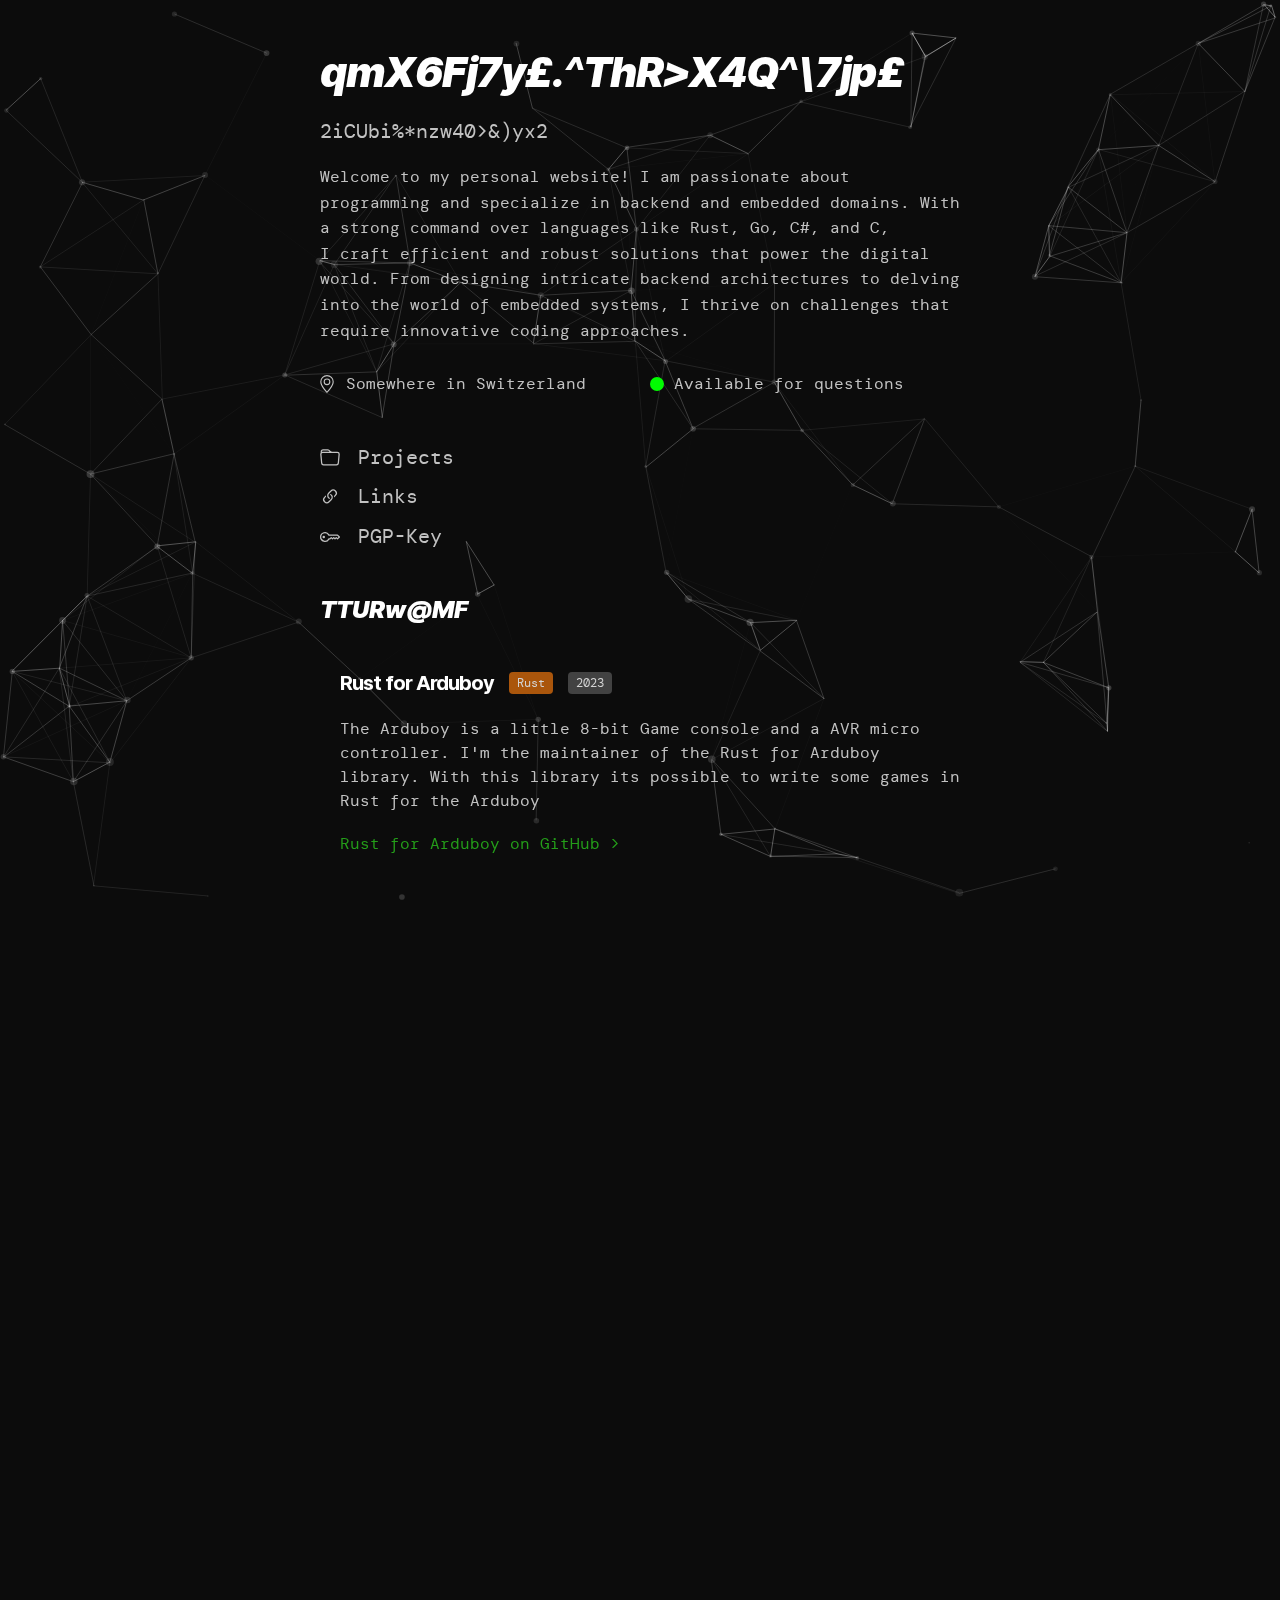
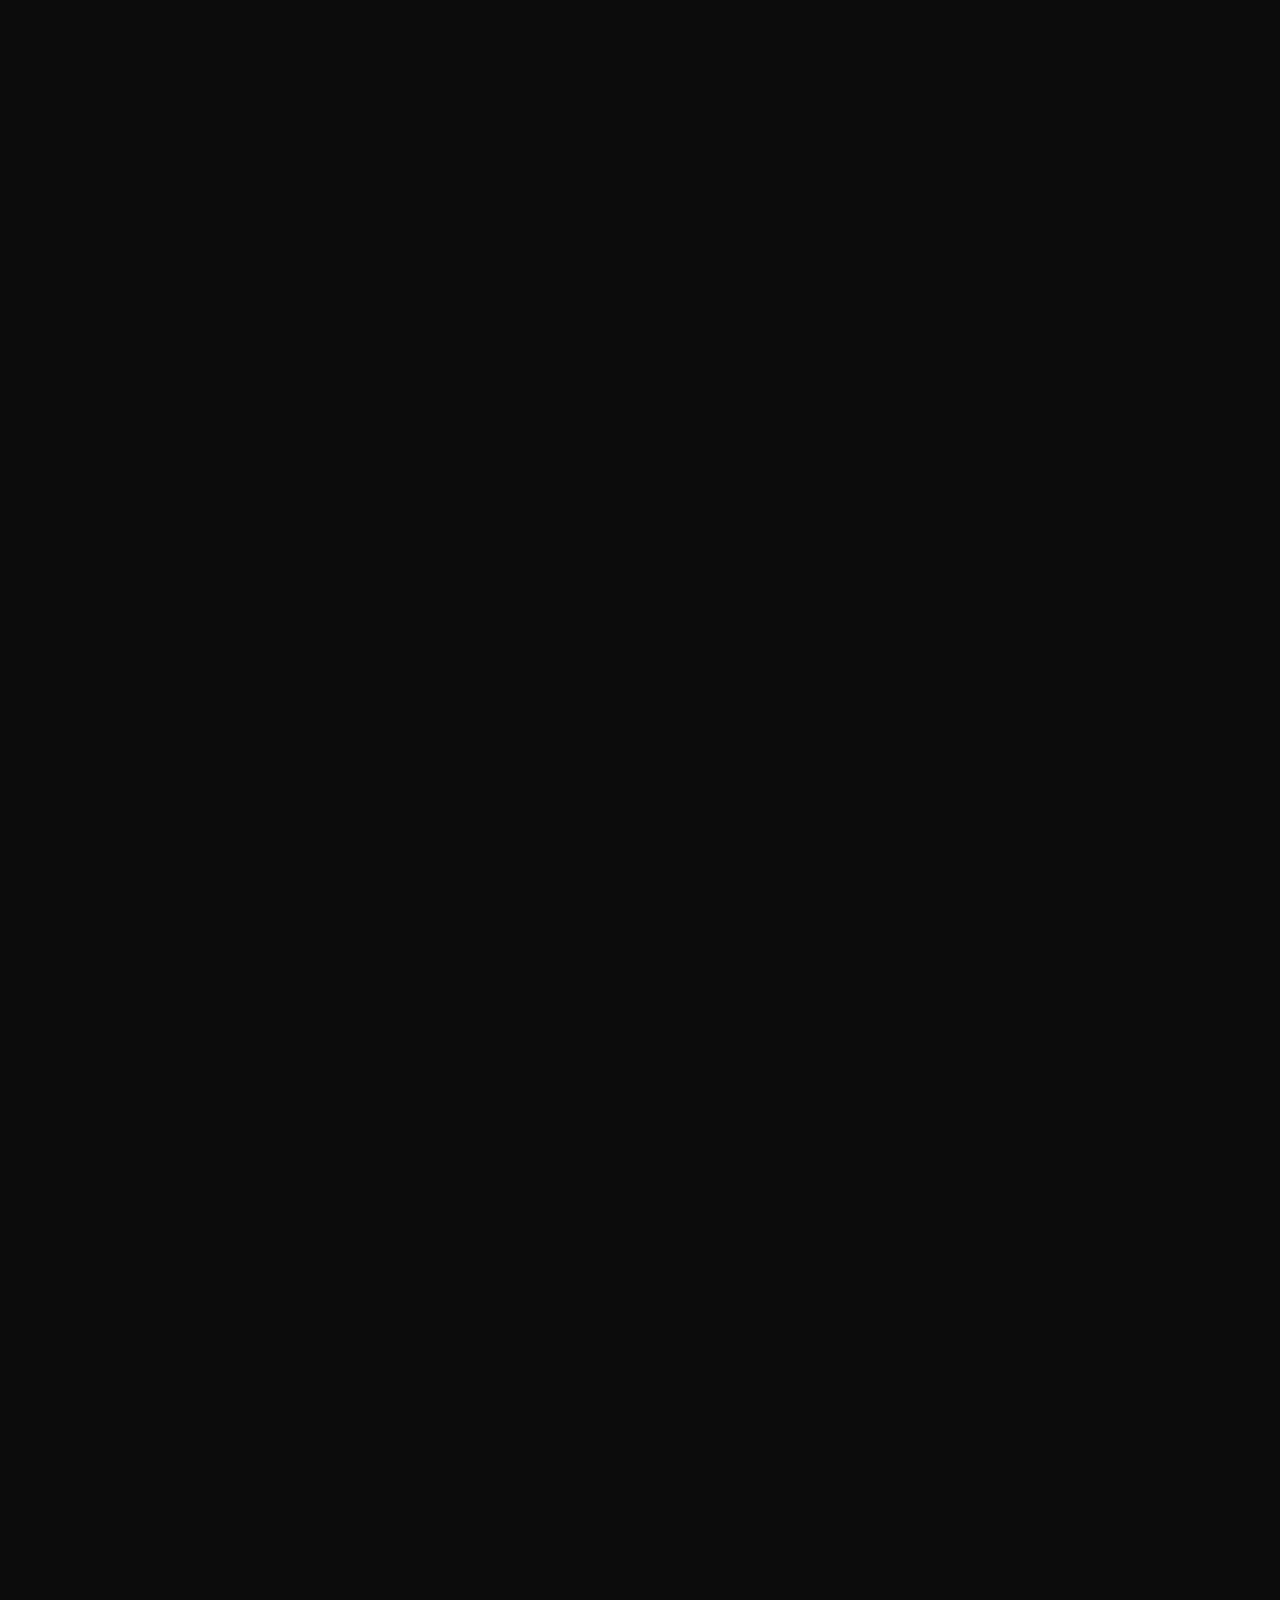
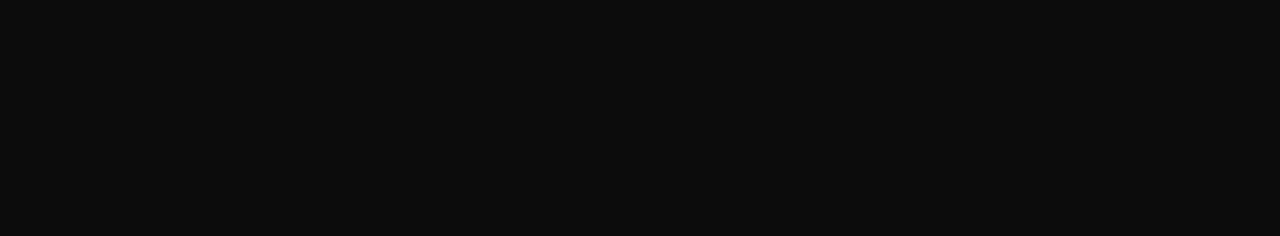
<file: index.html>
<!DOCTYPE html><html><head>
        <meta charset="utf-8">
        <title>ZennDev1337</title>
        <link rel="icon" href="/favicon-43aa065f199cfa89.ico">
        <link rel="stylesheet" href="/main-411f594928d58640.css">
        <meta name="viewport" content="width=device-width, initial-scale=1">
        
        <link href="assets/css/aos.css" rel="stylesheet">
        <script type="text/javascript" src="assets/javascript/aos.js"></script>
        <script type="text/javascript" src="assets/javascript/particles.min.js "></script>
    
<link rel="preload" href="/portfolio-4636af5b2dd6cfe9_bg.wasm" as="fetch" type="application/wasm" crossorigin="">
<link rel="modulepreload" href="/portfolio-4636af5b2dd6cfe9.js"></head>
<body>
<script type="module">import init from '/portfolio-4636af5b2dd6cfe9.js';init('/portfolio-4636af5b2dd6cfe9_bg.wasm');</script></body></html>
</file>
<file: main-411f594928d58640.css>
@font-face {
    font-family: "Inter";
    font-style: italic;
    font-weight: 900;
    font-display: swap;
    src: url("assets/fonts/Inter-BlackItalic.woff2") format("woff2"),
        url("assets/fonts/Inter-BlackItalic.woff") format("woff");
}
@font-face {
    font-family: "jetbrains_monoregular";
    src: url("assets/fonts/jetbrainsmono-regular-webfont.woff2") format("woff2"),
        url("assets/fonts/jetbrainsmono-regular-webfont.woff") format("woff");
    font-weight: normal;
    font-style: normal;
}
@font-face {
    font-family: "Inter";
    font-style: normal;
    font-weight: 700;
    font-display: swap;
    src: url("assets/fonts/Inter-Bold.woff2") format("woff2"),
        url("assets/fonts/Inter-Bold.woff") format("woff");
}
@font-face {
    font-family: "dm_monomedium";
    src: url("assets/fonts/dmmono-medium-webfont.woff2") format("woff2"),
        url("assets/fonts/dmmono-medium-webfont.woff") format("woff");
    font-weight: normal;
    font-style: normal;
}
@font-face {
    font-family: "dm_monoregular";
    src: url("assets/fonts/dmmono-regular-webfont.woff2") format("woff2"),
        url("assets/fonts/dmmono-regular-webfont.woff") format("woff");
    font-weight: normal;
    font-style: normal;
}

body,
html {
    margin: 0px !important;
    color: #c2c2c2 !important;
    background-color: #0c0c0c !important;
    min-height: 100% !important;
    font-family: "dm_monoregular" !important;
    font-weight: 200;
    font-size: clamp(14px, 2vw, 16px) !important;
    letter-spacing: 0px !important;
    scroll-behavior: smooth;
    max-width: 99%;
}

#projects,
#links,
#now,
#pgp-keys {
    scroll-margin: 30px;
    scroll-snap-align: start;
}
.container {
    position: absolute !important;
    max-width: 700px !important;
    z-index: 1;
    align-content: center;
    padding: 0 30px;
    overflow: hidden !important;
    pointer-events: none;
}

p,
h1,
h2,
a {
    pointer-events: all;
    width: fit-content;
}
h1 {
    max-width: 80vw;
}
.section {
    padding-left: 0px !important;
    padding-right: 0px !important;
    padding-bottom: 0.3rem !important;
    background-color: transparent !important;
}

.title {
    color: white !important;
    white-space: nowrap;
    font-family: "Inter";
    font-size: clamp(30px, 5vw, 42px) !important;
    font-style: italic !important;
    font-weight: 900;
    margin: 0px !important;
    letter-spacing: -1.5px;
    line-height: 1.2rem;
}
@media screen and (max-width: 450px) {
    .title {
        white-space: normal;
    }
}
#hacker-title-second-line {
    text-align: right;
}
.subtitle {
    margin-top: 1.5rem !important;
    color: #c2c2c2 !important;
    margin-bottom: 0rem;
}
.description {
    line-height: 1.6rem;
}
.infos {
    margin-top: 1.5rem;
}
.location {
    color: #c2c2c2;
    margin-left: 10px;

    display: flex;
    align-content: center;
}
.location-icon {
    display: flex;
    align-self: center;
    margin-right: 10px;
}
.status {
    display: flex;
    align-content: center;
    margin-left: 10px;
}
.dot {
    height: 14px;
    width: 14px;
    background-color: #01fc01;
    border-radius: 50%;
    display: flex;
    align-self: center;
    margin-right: 3px;
    animation: glow 1s infinite alternate;
    margin-right: 10px;
}

@keyframes glow {
    from {
        background-color: #01fc01;
    }
    to {
        background-color: #0a680a;
        height: 12px;
        width: 12px;
        margin-right: 12px;
    }
}
.menu {
    margin-top: 1.3rem;
}
.menu-item,
.links-item {
    display: flex;
    align-content: center;
    font-size: clamp(16px, 2.3vw, 20px) !important;

    color: #c2c2c2;
}
.menu-item {
    padding-top: 0.6rem;
}
.menu-item-logo,
.link-icon {
    display: flex;
    align-self: center;
    margin-right: 10px;
    width: 28px;
}
.menu-item-text,
.link-text {
    color: #c2c2c2;
}
.menu-item-text:hover,
.link-text:hover {
    text-decoration: underline;
    color: #c2c2c2;
}
.projects {
    margin-top: 2.5rem;
    display: block;
}

.projects-title,
.links-title,
.pgp-keys-title {
    font-family: "Inter";
    font-style: italic;
    font-size: clamp(20px, 3vw, 24px);
    font-weight: 900;
    color: white;
    margin-bottom: 2rem;
    letter-spacing: 0px;
    width: fit-content;
    pointer-events: all;
}
.project,
.links-item,
.pgp-key {
    margin-left: 20px;
}
.project {
    margin-top: 2.5rem;
    display: flex;
    flex-direction: column;
}
.project-title {
    display: flex;
    font-family: "Inter";
    font-style: normal;
    font-size: clamp(16px, 2.5vw, 20px);
    letter-spacing: -1px;
    font-weight: 700;
    color: white;
    margin: 0px;
}
.project-year {
    background-color: rgb(66, 66, 66);
    font-family: "dm_monoregular";
    font-size: 12px !important;
    font-style: normal;
    border-radius: 4px;
    color: rgb(211, 211, 211);
    padding: 2px 8px;
    margin-left: 15px;
    height: auto;
    font-size: 10px;
    display: flex;
    align-self: center;
    justify-self: center;
    letter-spacing: 0px;
    font-weight: 200;
}
.project-text {
    margin: 1.2rem 0;
}
.project-link {
    color: rgb(36, 157, 25) !important;
    display: block;
}
.project-link:hover {
    color: rgb(31, 134, 21) !important;
    text-decoration: underline;
}
.links {
    margin-top: 2.5rem;
}
.pgp-keys {
    margin-top: 2.5rem;
    display: block;
}
.pgp-key {
    margin: 1.2rem 0;
    margin-left: 20px;
    inline-size: auto;
    overflow-wrap: break-word;
    word-break: break-all;
}
.background {
    display: flex;
    justify-content: center;
    width: 100vw;
    min-height: 100% !important;
}
#particles-js canvas {
    position: fixed;
    display: block;
    -webkit-transform: scale(1);
    -ms-transform: scale(1);
    transform: scale(1);
    opacity: 1;
    -webkit-transition: opacity 0.8s ease, -webkit-transform 1.4s ease;
    transition: opacity 0.8s ease, transform 1.4s ease;
}
#particles-js {
    width: 100%;
    height: 100vh !important;
    position: absolute;
    z-index: 1;
    top: 0;
    left: 0;
}
/* CSS from Bulma CSS */
html {
    min-width: 300px;
    overflow-x: hidden;
    overflow-y: scroll;
    text-rendering: optimizeLegibility;
    box-sizing: border-box;
}
body {
    font-weight: 200;
    line-height: 1.5;
}
.container {
    flex-grow: 1;
    margin: 0 auto;
    position: relative;
    width: auto;
}
*,
::after,
::before {
    box-sizing: inherit;
}
.section {
    padding: 3rem 1.5rem;
    padding-right: 1.5rem;
    padding-bottom: 3rem;
    padding-left: 1.5rem;
    display: block;
}

@media screen and (min-width: 1024px) {
    .section {
        padding: 3rem 3rem;
        padding-right: 3rem;
        padding-bottom: 3rem;
        padding-left: 3rem;
    }
}
.title {
    font-weight: 600;
    line-height: 1.125;
}
.subtitle,
.title {
    word-break: break-word;
}
.subtitle {
    font-size: 1.25rem;
    font-weight: 400;
    line-height: 1.25;
}
a {
    cursor: pointer;
    text-decoration: none;
}
@media screen and (min-width: 769px), print {
    .columns:not(.is-desktop) {
        display: flex;
    }
}
.columns:not(:last-child) {
    margin-bottom: calc(1.5rem - 0.75rem);
}
.columns {
    margin-left: -0.75rem;
    margin-right: -0.75rem;
    margin-top: -0.75rem;
}
.column {
    display: block;
    flex-basis: 0;
    flex-grow: 1;
    flex-shrink: 1;
    padding: 0.75rem;
}
.infos .columns .column {
    padding: 0rem;
}
@media screen and (min-width: 769px), print {
    .column.is-half,
    .column.is-half-tablet {
        flex: none;
        width: 50%;
    }
}
@media screen and (max-width: 769px), print {
    .section {
        padding-bottom: 0rem !important;
    }
}
</file>
